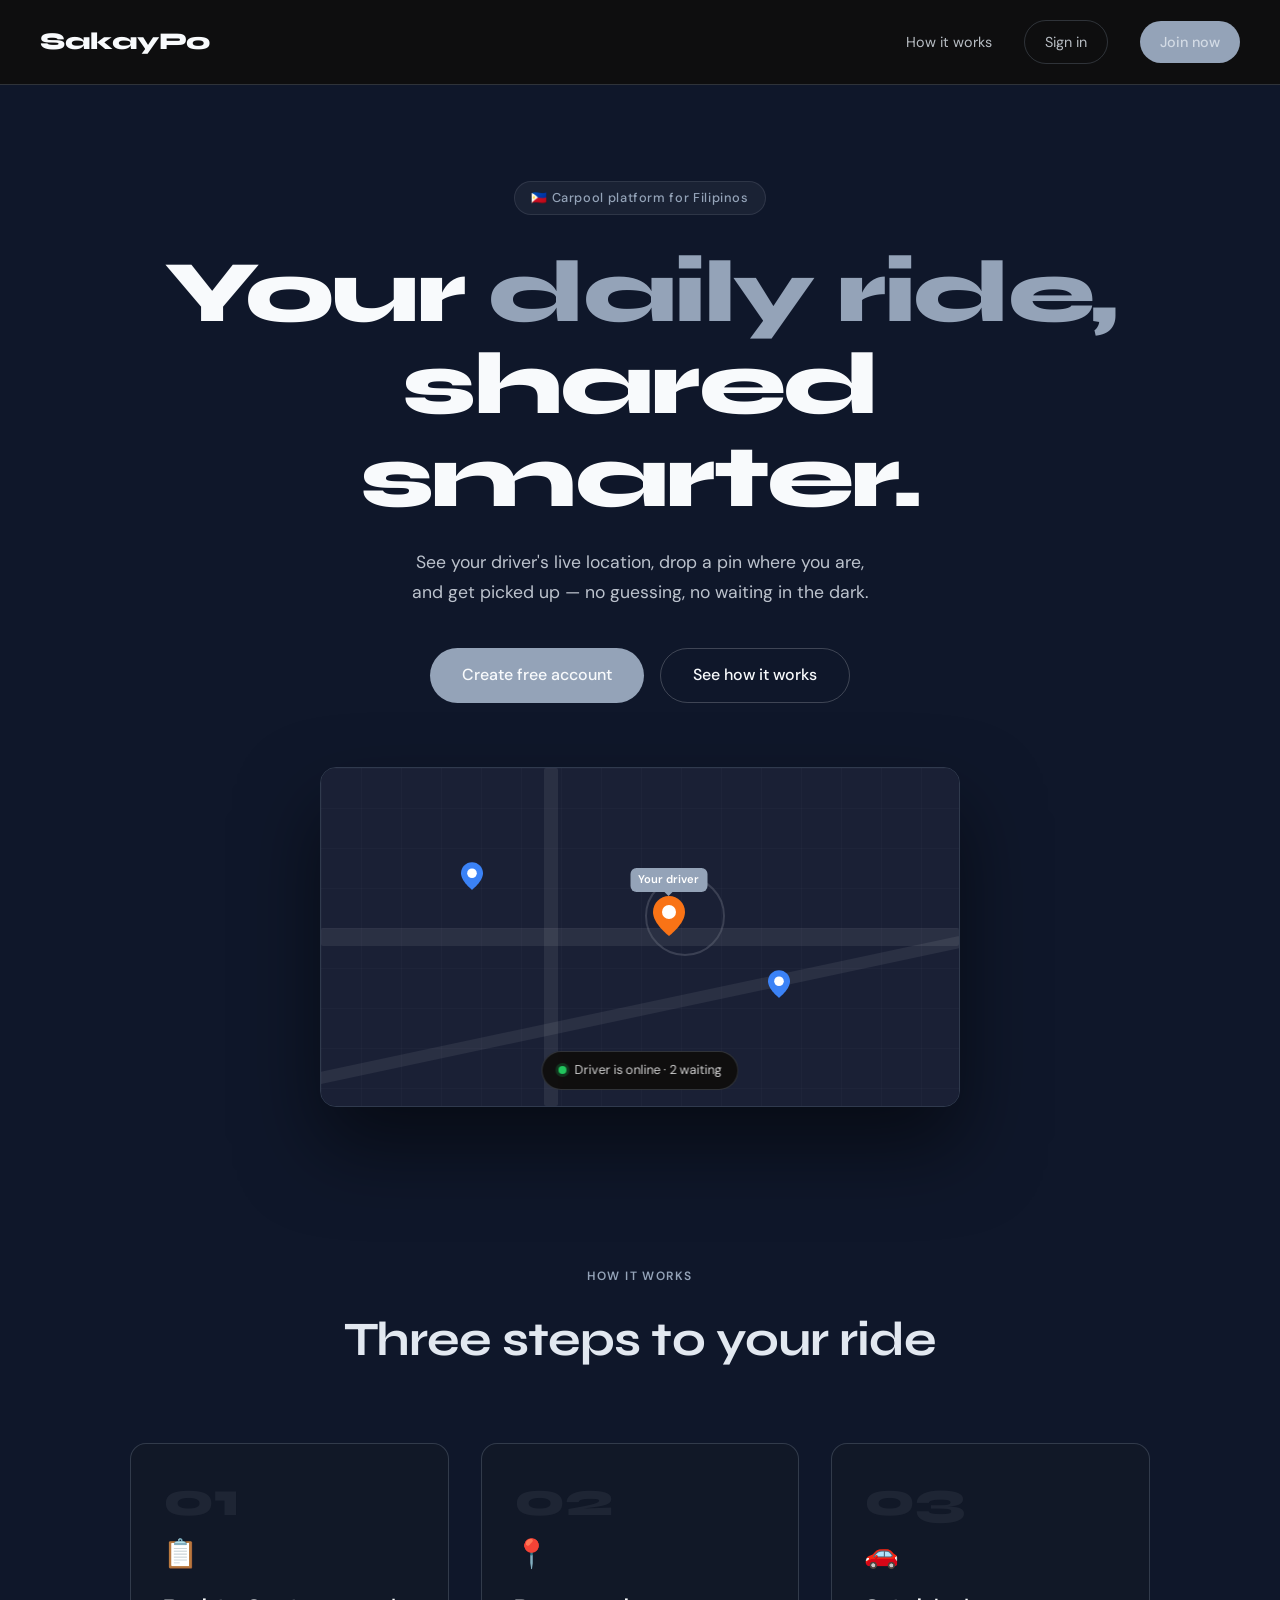
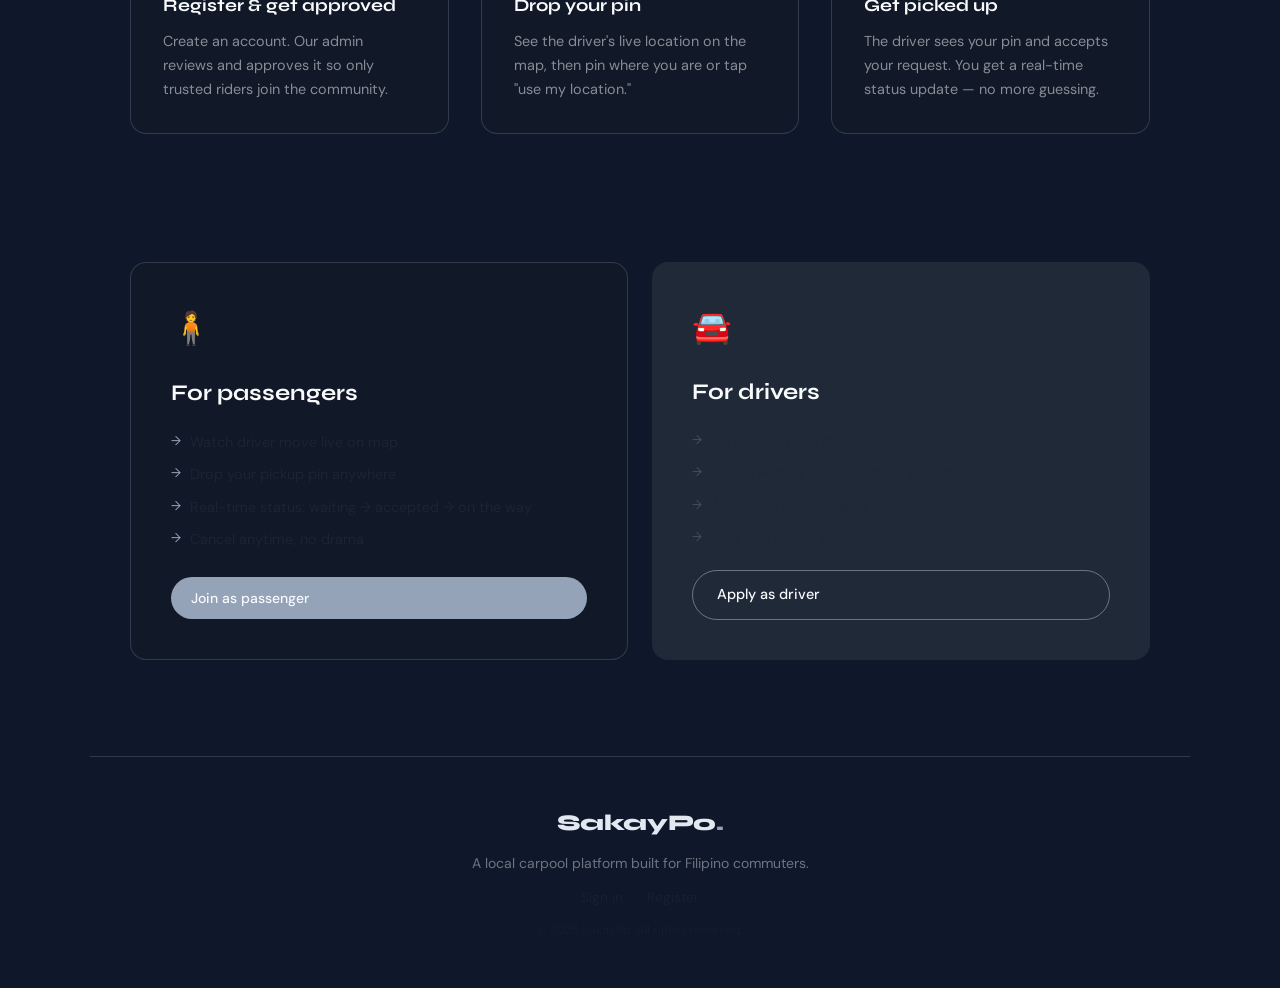
<file: index.html>
<!DOCTYPE html>
<html lang="en">
<head>
  <meta charset="UTF-8">
  <meta name="viewport" content="width=device-width, initial-scale=1.0">
  <title>SakayPo — Carpool Made Local</title>
  <link rel="icon" href="image/carlogo.png">
  <link rel="preconnect" href="https://fonts.googleapis.com">
  <link href="https://fonts.googleapis.com/css2?family=Syne:wght@400;600;700;800&family=DM+Sans:ital,wght@0,300;0,400;0,500;1,300&display=swap" rel="stylesheet">
  <link rel="stylesheet" href="css/style.css">
</head>
<body>

  <!-- NAV -->
  <nav class="nav">
    <a href="index.html" class="nav-logo">SakayPo</a>
    <div class="nav-links">
      <a href="#how">How it works</a>
      <a href="pages/login.html" class="btn-ghost">Sign in</a>
      <a href="pages/register.html" class="btn-primary">Join now</a>
    </div>
  </nav>

  <!-- HERO -->
  <section class="hero">
    <div class="hero-tag">🇵🇭 Carpool platform for Filipinos</div>
    <h1 class="hero-title">
      Your <em>daily ride,</em><br>shared smarter.
    </h1>
    <p class="hero-sub">
      See your driver's live location, drop a pin where you are,<br>
      and get picked up — no guessing, no waiting in the dark.
    </p>
    <div class="hero-cta">
      <a href="pages/register.html" class="btn-primary btn-lg">Create free account</a>
      <a href="#how" class="btn-outline btn-lg">See how it works</a>
    </div>
    <div class="hero-visual">
      <div class="map-mockup">
        <div class="map-bg"></div>
        <div class="map-road map-road-h"></div>
        <div class="map-road map-road-v"></div>
        <div class="map-road map-road-diag"></div>
        <div class="pulse-ring"></div>
        <div class="driver-pin">
          <svg width="32" height="40" viewBox="0 0 32 40"><path d="M16 0C7.163 0 0 7.163 0 16c0 12 16 24 16 24S32 28 32 16C32 7.163 24.837 0 16 0z" fill="#F97316"/><circle cx="16" cy="16" r="7" fill="white"/></svg>
          <div class="pin-label">Your driver</div>
        </div>
        <div class="passenger-pin passenger-pin-1">
          <svg width="22" height="28" viewBox="0 0 32 40"><path d="M16 0C7.163 0 0 7.163 0 16c0 12 16 24 16 24S32 28 32 16C32 7.163 24.837 0 16 0z" fill="#3B82F6"/><circle cx="16" cy="16" r="7" fill="white"/></svg>
        </div>
        <div class="passenger-pin passenger-pin-2">
          <svg width="22" height="28" viewBox="0 0 32 40"><path d="M16 0C7.163 0 0 7.163 0 16c0 12 16 24 16 24S32 28 32 16C32 7.163 24.837 0 16 0z" fill="#3B82F6"/><circle cx="16" cy="16" r="7" fill="white"/></svg>
        </div>
        <div class="status-card">
          <div class="status-dot online"></div>
          <span>Driver is online · 2 waiting</span>
        </div>
      </div>
    </div>
  </section>
  
  <!-- HOW IT WORKS This is what we do -->
  <section class="how" id="how">
    <div class="how-label">How it works</div>
    <h2 class="how-title">Three steps to your ride</h2>
    <div class="steps">
      <div class="step">
        <div class="step-num">01</div>
        <div class="step-icon">📋</div>
        <h3>Register & get approved</h3>
        <p>Create an account. Our admin reviews and approves it so only trusted riders join the community.</p>
      </div>
      <div class="step">
        <div class="step-num">02</div>
        <div class="step-icon">📍</div>
        <h3>Drop your pin</h3>
        <p>See the driver's live location on the map, then pin where you are or tap "use my location."</p>
      </div>
      <div class="step">
        <div class="step-num">03</div>
        <div class="step-icon">🚗</div>
        <h3>Get picked up</h3>
        <p>The driver sees your pin and accepts your request. You get a real-time status update — no more guessing.</p>
      </div>
    </div>
  </section>

  <!-- ROLES -->
  <section class="roles">
    <div class="role-card role-passenger">
      <div class="role-icon">🧍</div>
      <h3>For passengers</h3>
      <ul>
        <li>Watch driver move live on map</li>
        <li>Drop your pickup pin anywhere</li>
        <li>Real-time status: waiting → accepted → on the way</li>
        <li>Cancel anytime, no drama</li>
      </ul>
      <a href="pages/register.html" class="btn-primary">Join as passenger</a>
    </div>
    <div class="role-card role-driver">
      <div class="role-icon">🚘</div>
      <h3>For drivers</h3>
      <ul>
        <li>Go online in one tap</li>
        <li>See all waiting passengers on your map</li>
        <li>Accept or skip requests</li>
        <li>Your route, your schedule</li>
      </ul>
      <a href="pages/register.html" class="btn-outline-light">Apply as driver</a>
    </div>
  </section>

  <!-- FOOTER -->
  <footer class="footer">
    <div class="footer-logo">SakayPo<span class="dot">.</span></div>
    <p>A local carpool platform built for Filipino commuters.</p>
    <div class="footer-links">
      <a href="pages/login.html">Sign in</a>
      <a href="pages/register.html">Register</a>
    </div>
    <div class="footer-copy">© 2026 SakayPo. All rights reserved.</div>
  </footer>

</body>
</html>
</file>
<file: css/style.css>
/* ─── Reset & Base ─── */
*, *::before, *::after { box-sizing: border-box; margin: 0; padding: 0; }

:root {
  --primary: #94A3B8;
  --primary-dark: #64748B;
  --primary-light: #CBD5E1;
  --blue: #60A5FA;
  --blue-dark: #1D4ED8;
  --dark: #0F172A;
  --dark-2: #111827;
  --dark-3: #1F2937;
  --mid: #94A3B8;
  --light: #E2E8F0;
  --white: #F8FAFC;
  --border: rgba(148,163,184,0.25);
  --radius: 16px;
  --radius-sm: 10px;
  --font-display: 'Syne', sans-serif;
  --font-body: 'DM Sans', sans-serif;
}

html { scroll-behavior: smooth; }

body {
  font-family: var(--font-body);
  background: var(--dark);
  color: var(--light);
  line-height: 1.6;
  min-height: 100vh;
}

/* ─── Nav ─── */
.nav {
  display: flex;
  align-items: center;
  justify-content: space-between;
  padding: 1.25rem 2.5rem;
  position: sticky;
  top: 0;
  z-index: 100;
  background: rgba(15,13,11,0.85);
  backdrop-filter: blur(12px);
  border-bottom: 1px solid var(--border);
}

.nav-logo {
  display: inline-flex;
  align-items: center;
  gap: 0.6rem;
  font-family: var(--font-display);
  font-size: 1.5rem;
  font-weight: 800;
  color: var(--white);
  text-decoration: none;
  letter-spacing: -0.02em;
}

.nav-logo .logo-icon {
  width: 35px;
  height: 35px;
  object-fit: contain;
  border-radius: 8px;
}

.dot { color: var(--primary); }

.nav-links {
  display: flex;
  align-items: center;
  gap: 2rem;
}

.nav-links a {
  font-family: var(--font-body);
  font-size: 0.9rem;
  color: rgba(226,232,240,0.8);
  text-decoration: none;
  transition: color 0.2s;
}
.nav-links a:hover { color: var(--light); }

/* ─── Buttons ─── */
.btn-primary {
  display: inline-flex;
  align-items: center;
  gap: 6px;
  background: var(--primary);
  color: var(--white);
  font-family: var(--font-body);
  font-weight: 500;
  font-size: 0.875rem;
  padding: 0.6rem 1.25rem;
  border-radius: 50px;
  text-decoration: none;
  border: none;
  cursor: pointer;
  transition: background 0.2s, transform 0.15s;
}
.btn-primary:hover { background: var(--primary-dark); transform: translateY(-1px); }

.btn-ghost {
  display: inline-flex;
  align-items: center;
  background: transparent;
  color: rgba(226,232,240,0.85);
  font-family: var(--font-body);
  font-weight: 400;
  font-size: 0.875rem;
  padding: 0.6rem 1.25rem;
  border-radius: 50px;
  text-decoration: none;
  border: 1px solid var(--border);
  transition: all 0.2s;
}
.btn-ghost:hover { border-color: rgba(255,255,255,0.25); color: var(--white); }

.btn-outline {
  display: inline-flex;
  align-items: center;
  gap: 6px;
  background: transparent;
  color: var(--white);
  font-family: var(--font-body);
  font-weight: 500;
  font-size: 0.875rem;
  padding: 0.6rem 1.25rem;
  border-radius: 50px;
  text-decoration: none;
  border: 1px solid rgba(255,255,255,0.2);
  transition: all 0.2s;
}
.btn-outline:hover { border-color: var(--white); }

.btn-outline-light {
  display: inline-flex;
  align-items: center;
  gap: 6px;
  background: transparent;
  color: var(--white);
  font-family: var(--font-body);
  font-weight: 500;
  font-size: 0.9rem;
  padding: 0.75rem 1.5rem;
  border-radius: 50px;
  text-decoration: none;
  border: 1px solid rgba(255,255,255,0.35);
  transition: all 0.2s;
}
.btn-outline-light:hover { background: rgba(255,255,255,0.1); }

.btn-lg { font-size: 1rem; padding: 0.85rem 2rem; }

/* ─── Hero ─── */
.hero {
  max-width: 1100px;
  margin: 0 auto;
  padding: 6rem 2.5rem 4rem;
  text-align: center;
}

.hero-tag {
  display: inline-block;
  font-size: 0.8rem;
  font-weight: 500;
  letter-spacing: 0.05em;
  color: var(--primary);
  background: rgba(107,114,128,0.12);
  border: 1px solid rgba(107,114,128,0.25);
  border-radius: 50px;
  padding: 0.35rem 1rem;
  margin-bottom: 2rem;
}

.hero-title {
  font-family: var(--font-display);
  font-size: clamp(3rem, 7vw, 5.5rem);
  font-weight: 800;
  line-height: 1.05;
  letter-spacing: -0.03em;
  color: var(--white);
  margin-bottom: 1.5rem;
}
.hero-title em {
  font-style: normal;
  color: var(--primary);
  position: relative;
}

.hero-sub {
  font-size: 1.1rem;
  color: rgba(226,232,240,0.82);
  max-width: 520px;
  margin: 0 auto 2.5rem;
  line-height: 1.7;
}

.hero-cta {
  display: flex;
  gap: 1rem;
  justify-content: center;
  flex-wrap: wrap;
  margin-bottom: 4rem;
}

/* Map mockup */
.hero-visual { max-width: 640px; margin: 0 auto; }

.map-mockup {
  position: relative;
  width: 100%;
  height: 340px;
  border-radius: var(--radius);
  overflow: hidden;
  border: 1px solid var(--border);
  box-shadow: 0 40px 80px rgba(0,0,0,0.5);
}

.map-bg {
  position: absolute; inset: 0;
  background: #1a2035;
  background-image:
    linear-gradient(rgba(255,255,255,0.02) 1px, transparent 1px),
    linear-gradient(90deg, rgba(255,255,255,0.02) 1px, transparent 1px);
  background-size: 40px 40px;
}

.map-road {
  position: absolute;
  background: rgba(255,255,255,0.07);
  border-radius: 2px;
}
.map-road-h { left: 0; right: 0; top: 50%; height: 18px; transform: translateY(-50%); }
.map-road-v { top: 0; bottom: 0; left: 35%; width: 14px; }
.map-road-diag {
  width: 200%; height: 12px;
  top: 70%; left: -50%;
  transform: rotate(-12deg);
  transform-origin: center;
}

/* Pulse ring around driver */
.pulse-ring {
  position: absolute;
  top: 44%; left: 57%;
  transform: translate(-50%, -50%);
  width: 80px; height: 80px;
  border-radius: 50%;
  border: 2px solid rgba(107,114,128,0.4);
  animation: pulse 2s ease-out infinite;
}
@keyframes pulse {
  0% { transform: translate(-50%,-50%) scale(0.6); opacity: 1; }
  100% { transform: translate(-50%,-50%) scale(1.8); opacity: 0; }
}

.driver-pin {
  position: absolute;
  top: 38%; left: 52%;
  animation: float 3s ease-in-out infinite;
}
@keyframes float {
  0%, 100% { transform: translateY(0); }
  50% { transform: translateY(-6px); }
}

.pin-label {
  position: absolute;
  top: -28px; left: 50%;
  transform: translateX(-50%);
  background: var(--primary);
  color: white;
  font-size: 0.7rem;
  font-weight: 600;
  white-space: nowrap;
  padding: 3px 8px;
  border-radius: 6px;
  font-family: var(--font-body);
}
.pin-label::after {
  content: '';
  position: absolute;
  top: 100%; left: 50%;
  transform: translateX(-50%);
  border: 4px solid transparent;
  border-top-color: var(--primary);
}

.passenger-pin { position: absolute; animation: float 3s ease-in-out infinite; }
.passenger-pin-1 { top: 28%; left: 22%; animation-delay: 0.8s; }
.passenger-pin-2 { top: 60%; left: 70%; animation-delay: 1.5s; }

.status-card {
  position: absolute;
  bottom: 16px; left: 50%;
  transform: translateX(-50%);
  display: flex;
  align-items: center;
  gap: 8px;
  background: rgba(15,13,11,0.9);
  border: 1px solid var(--border);
  border-radius: 50px;
  padding: 8px 16px;
  font-size: 0.8rem;
  color: rgba(255,255,255,0.8);
  font-family: var(--font-body);
  white-space: nowrap;
  backdrop-filter: blur(8px);
}
.status-dot {
  width: 8px; height: 8px;
  border-radius: 50%;
}
.status-dot.online { background: #22C55E; box-shadow: 0 0 0 3px rgba(34,197,94,0.2); }

/* ─── How it works ─── */
.how {
  max-width: 1100px;
  margin: 0 auto;
  padding: 6rem 2.5rem;
  text-align: center;
}

.how-label {
  font-size: 0.75rem;
  font-weight: 600;
  letter-spacing: 0.12em;
  text-transform: uppercase;
  color: var(--primary);
  margin-bottom: 1rem;
}

.how-title {
  font-family: var(--font-display);
  font-size: clamp(2rem, 4vw, 3rem);
  font-weight: 700;
  letter-spacing: -0.02em;
  margin-bottom: 4rem;
}

.steps {
  display: grid;
  grid-template-columns: repeat(auto-fit, minmax(260px, 1fr));
  gap: 2rem;
}

.step {
  background: var(--dark-2);
  border: 1px solid var(--border);
  border-radius: var(--radius);
  padding: 2rem;
  text-align: left;
  transition: border-color 0.2s, transform 0.2s;
}
..step:hover { border-color: rgba(107,114,128,0.3); transform: translateY(-4px); }

.step-num {
  font-family: var(--font-display);
  font-size: 3rem;
  font-weight: 800;
  color: rgba(107,114,128,0.15);
  line-height: 1;
  margin-bottom: 0.5rem;
}

.step-icon { font-size: 1.75rem; margin-bottom: 1rem; }

.step h3 {
  font-family: var(--font-display);
  font-size: 1.1rem;
  font-weight: 700;
  margin-bottom: 0.6rem;
  color: var(--white);
}

.step p {
  font-size: 0.9rem;
  color: rgba(255,255,255,0.5);
  line-height: 1.65;
}

/* ─── Roles ─── */
.roles {
  max-width: 1100px;
  margin: 0 auto;
  padding: 2rem 2.5rem 6rem;
  display: grid;
  grid-template-columns: 1fr 1fr;
  gap: 1.5rem;
}

.role-card {
  border-radius: var(--radius);
  padding: 2.5rem;
  display: flex;
  flex-direction: column;
  gap: 1.25rem;
}

.role-passenger {
  background: var(--dark-2);
  border: 1px solid var(--border);
}

.role-driver {
  background: var(--dark-3);
}

.role-icon { font-size: 2rem; }

.role-card h3 {
  font-family: var(--font-display);
  font-size: 1.4rem;
  font-weight: 700;
}

.role-passenger h3 { color: var(--white); }
.role-driver h3 { color: var(--white); }

.role-card ul {
  list-style: none;
  display: flex;
  flex-direction: column;
  gap: 0.6rem;
  flex: 1;
}

.role-card li {
  font-size: 0.9rem;
  padding-left: 1.2rem;
  position: relative;
}
.role-card li::before {
  content: '→';
  position: absolute;
  left: 0;
  font-size: 0.8rem;
}
.role-passenger li { color: rgba(31,41,55,0.75); }
.role-passenger li::before { color: var(--primary); }
.role-driver li { color: rgba(31,41,55,0.85); }
.role-driver li::before { color: rgba(107,114,128,0.5); }

/* ─── Footer ─── */
.footer {
  border-top: 1px solid var(--border);
  max-width: 1100px;
  margin: 0 auto;
  padding: 3rem 2.5rem;
  display: flex;
  flex-direction: column;
  align-items: center;
  gap: 0.75rem;
  text-align: center;
}

.footer-logo {
  font-family: var(--font-display);
  font-size: 1.4rem;
  font-weight: 800;
  letter-spacing: -0.02em;
}

.footer p { font-size: 0.875rem; color: rgba(255,255,255,0.4); }

.footer-links {
  display: flex;
  gap: 1.5rem;
}
.footer-links a {
  font-size: 0.85rem;
  color: rgba(31,41,55,0.5);
  text-decoration: none;
  transition: color 0.2s;
}
.footer-links a:hover { color: var(--primary); }

.footer-copy { font-size: 0.78rem; color: rgba(31,41,55,0.35); }

/* ─── Auth Pages (shared) ─── */
.auth-page {
  min-height: 100vh;
  display: flex;
  align-items: flex-start;
  justify-content: center;
  padding: 0.5rem 0.75rem 1rem;
  background: var(--dark);
  position: relative;
}
.auth-card {
  margin-top: 0;
  padding-top: 1rem;
  box-shadow: 0 10px 30px rgba(0, 0, 0, 0.35);
}

.auth-page::before {
  content: '';
  position: fixed; inset: 0;
  background:
    radial-gradient(ellipse 60% 50% at 20% 30%, rgba(107,114,128,0.07) 0%, transparent 70%),
    radial-gradient(ellipse 50% 40% at 80% 70%, rgba(59,130,246,0.05) 0%, transparent 70%);
  pointer-events: none;
}

.auth-card {
  width: 100%;
  max-width: 440px;
  background: var(--dark-2);
  border: 1px solid var(--border);
  border-radius: 24px;
  padding: 2.5rem;
  position: relative;
  z-index: 1;
}

.auth-logo {
  display: inline-flex;
  align-items: center;
  gap: 0.55rem;
  font-family: var(--font-display);
  font-size: 1.5rem;
  font-weight: 800;
  color: var(--white);
  text-decoration: none;
  letter-spacing: -0.02em;
  margin-bottom: 2rem;
}

.auth-logo .logo-icon {
  width: 32px;
  height: 32px;
  object-fit: contain;
  border-radius: 6px;
  display: block;
}

.auth-title {
  font-family: var(--font-display);
  font-size: 1.75rem;
  font-weight: 700;
  letter-spacing: -0.02em;
  margin-bottom: 0.4rem;
}

.auth-sub {
  font-size: 0.875rem;
  color: rgba(255,255,255,0.45);
  margin-bottom: 2rem;
}

/* Form */
.form-group { margin-bottom: 1.1rem; }

.form-label {
  display: block;
  font-size: 0.8rem;
  font-weight: 500;
  color: rgba(255,255,255,0.6);
  margin-bottom: 0.4rem;
  letter-spacing: 0.02em;
}

.form-input {
  width: 100%;
  background: var(--dark-3);
  border: 1px solid rgba(255,255,255,0.1);
  border-radius: var(--radius-sm);
  padding: 0.75rem 1rem;
  font-family: var(--font-body);
  font-size: 0.95rem;
  color: var(--white);
  outline: none;
  transition: border-color 0.2s, box-shadow 0.2s;
}
.form-input::placeholder { color: rgba(31,41,55,0.25); }
.form-input:focus {
  border-color: var(--primary);
  box-shadow: 0 0 0 3px rgba(107,114,128,0.12);
}

.form-select {
  width: 100%;
  background: var(--dark-3);
  border: 1px solid rgba(15,23,42,0.25);
  border-radius: var(--radius-sm);
  padding: 0.75rem 1rem;
  font-family: var(--font-body);
  font-size: 0.95rem;
  color: var(--light);
  outline: none;
  transition: border-color 0.2s;
  appearance: none;
  cursor: pointer;
}
.form-select:focus { border-color: var(--primary); }
.form-select option { background: var(--dark-2); }

.form-row { display: grid; grid-template-columns: 1fr 1fr; gap: 0.75rem; }

.btn-submit {
  width: 100%;
  background: var(--primary);
  color: var(--light);
  font-family: var(--font-body);
  font-size: 1rem;
  font-weight: 500;
  padding: 0.85rem;
  border-radius: 50px;
  border: none;
  cursor: pointer;
  margin-top: 0.5rem;
  transition: background 0.2s, transform 0.15s;
}
.btn-submit:hover { background: var(--primary-dark); transform: translateY(-1px); }
.btn-submit:disabled { opacity: 0.5; cursor: not-allowed; transform: none; }

.auth-footer {
  margin-top: 1.5rem;
  text-align: center;
  font-size: 0.875rem;
  color: rgba(226,232,240,0.75);
}
.auth-footer a { color: var(--primary); text-decoration: none; }
.auth-footer a:hover { text-decoration: underline; }

/* Alert messages */
.alert {
  display: none;
  padding: 0.75rem 1rem;
  border-radius: var(--radius-sm);
  font-size: 0.875rem;
  margin-bottom: 1rem;
}
.alert.show { display: block; }
.alert-error { background: rgba(239,68,68,0.12); border: 1px solid rgba(239,68,68,0.25); color: #FCA5A5; }
.alert-success { background: rgba(34,197,94,0.1); border: 1px solid rgba(34,197,94,0.2); color: #86EFAC; }
.alert-warning { background: rgba(107,114,128,0.1); border: 1px solid rgba(107,114,128,0.2); color: #64748B; }

/* Pending screen */
.pending-icon {
  font-size: 3rem;
  margin-bottom: 1rem;
  display: block;
  text-align: center;
}
.pending-title {
  font-family: var(--font-display);
  font-size: 1.5rem;
  font-weight: 700;
  text-align: center;
  margin-bottom: 0.75rem;
}
.pending-text {
  font-size: 0.9rem;
  color: rgba(255,255,255,0.5);
  text-align: center;
  line-height: 1.7;
  margin-bottom: 2rem;
}
.pending-steps {
  display: flex;
  flex-direction: column;
  gap: 0.75rem;
  margin-bottom: 2rem;
}
.pending-step {
  display: flex;
  align-items: center;
  gap: 0.75rem;
  padding: 0.75rem 1rem;
  background: var(--dark-3);
  border-radius: var(--radius-sm);
  font-size: 0.875rem;
  color: rgba(255,255,255,0.6);
}
.pending-step .step-icon-sm {
  width: 32px; height: 32px;
  border-radius: 50%;
  display: flex; align-items: center; justify-content: center;
  font-size: 0.9rem;
  flex-shrink: 0;
}
.step-done { background: rgba(34,197,94,0.15); }
.step-current { background: rgba(107,114,128,0.15); }
.step-next { background: rgba(255,255,255,0.05); }

/* Admin dashboard base */
.admin-layout {
  display: flex;
  min-height: 100vh;
  background: var(--dark);
}
.admin-sidebar {
  width: 240px;
  background: var(--dark-2);
  border-right: 1px solid var(--border);
  padding: 1.5rem;
  display: flex;
  flex-direction: column;
  gap: 0.5rem;
  flex-shrink: 0;
}
.admin-logo {
  font-family: var(--font-display);
  font-size: 1.3rem;
  font-weight: 800;
  letter-spacing: -0.02em;
  margin-bottom: 1.5rem;
  display: block;
  text-decoration: none;
  color: var(--white);
}
.sidebar-link {
  display: flex;
  align-items: center;
  gap: 0.75rem;
  padding: 0.65rem 0.85rem;
  border-radius: var(--radius-sm);
  font-size: 0.875rem;
  color: rgba(255,255,255,0.5);
  text-decoration: none;
  transition: all 0.15s;
}
.sidebar-link:hover, .sidebar-link.active { background: var(--dark-3); color: var(--white); }
.sidebar-link.active { color: var(--primary); }

.admin-main {
  flex: 1;
  padding: 2rem 2.5rem;
  overflow: auto;
}
.admin-header {
  display: flex;
  align-items: center;
  justify-content: space-between;
  margin-bottom: 2rem;
}
.admin-header h1 {
  font-family: var(--font-display);
  font-size: 1.75rem;
  font-weight: 700;
  letter-spacing: -0.02em;
}
.badge {
  display: inline-block;
  font-size: 0.7rem;
  font-weight: 600;
  padding: 3px 8px;
  border-radius: 50px;
}
.badge-pending { background: rgba(107,114,128,0.15); color: var(--primary); }
.badge-approved { background: rgba(34,197,94,0.12); color: #4ADE80; }
.badge-rejected { background: rgba(239,68,68,0.12); color: #F87171; }

.table-wrap {
  background: var(--dark-2);
  border: 1px solid var(--border);
  border-radius: var(--radius);
  overflow: hidden;
}
table { width: 100%; border-collapse: collapse; }
th {
  text-align: left;
  font-size: 0.75rem;
  font-weight: 600;
  letter-spacing: 0.07em;
  text-transform: uppercase;
  color: rgba(255,255,255,0.35);
  padding: 0.85rem 1.25rem;
  border-bottom: 1px solid var(--border);
}
td {
  padding: 1rem 1.25rem;
  font-size: 0.875rem;
  color: rgba(255,255,255,0.75);
  border-bottom: 1px solid rgba(255,255,255,0.04);
}
tr:last-child td { border-bottom: none; }
tr:hover td { background: rgba(255,255,255,0.02); }

.action-btn {
  font-size: 0.78rem;
  font-weight: 500;
  padding: 4px 12px;
  border-radius: 50px;
  border: none;
  cursor: pointer;
  font-family: var(--font-body);
  transition: all 0.15s;
}
.action-approve { background: rgba(34,197,94,0.15); color: #4ADE80; }
.action-approve:hover { background: rgba(34,197,94,0.25); }
.action-reject { background: rgba(239,68,68,0.12); color: #F87171; margin-left: 6px; }
.action-reject:hover { background: rgba(239,68,68,0.22); }

/* Divider */
.divider {
  display: flex;
  align-items: center;
  gap: 0.75rem;
  margin: 1.25rem 0;
  color: rgba(255,255,255,0.2);
  font-size: 0.8rem;
}
.divider::before, .divider::after {
  content: '';
  flex: 1;
  height: 1px;
  background: rgba(255,255,255,0.08);
}

/* Spinner */
.spinner {
  display: inline-block;
  width: 16px; height: 16px;
  border: 2px solid rgba(255,255,255,0.2);
  border-top-color: white;
  border-radius: 50%;
  animation: spin 0.7s linear infinite;
  margin-right: 6px;
  vertical-align: middle;
}
@keyframes spin { to { transform: rotate(360deg); } }

/* Map page */
.map-page {
  display: flex;
  flex-direction: column;
  height: 100vh;
  background: var(--dark);
}
.map-topbar {
  display: flex;
  align-items: center;
  justify-content: space-between;
  padding: 1rem 1.5rem;
  background: var(--dark-2);
  border-bottom: 1px solid var(--border);
  z-index: 10;
  flex-shrink: 0;
}
.map-container { flex: 1; position: relative; }
#map { width: 100%; height: 100%; }

.map-panel {
  position: absolute;
  top: 1rem; right: 1rem;
  width: 280px;
  background: rgba(28,25,22,0.95);
  border: 1px solid var(--border);
  border-radius: var(--radius);
  padding: 1.25rem;
  z-index: 500;
  backdrop-filter: blur(12px);
}
.map-panel h3 {
  font-family: var(--font-display);
  font-size: 1rem;
  font-weight: 700;
  margin-bottom: 1rem;
}

/* Responsive */
@media (max-width: 768px) {
  .nav { padding: 1rem 1.25rem; }
  .nav-links a:not(.btn-primary):not(.btn-ghost) { display: none; }
  .hero { padding: 4rem 1.25rem 3rem; }
  .how { padding: 4rem 1.25rem; }
  .roles { grid-template-columns: 1fr; padding: 1rem 1.25rem 4rem; }
  .form-row { grid-template-columns: 1fr; }
  .auth-card { padding: 1.75rem; }
  .admin-sidebar { display: none; }
  .admin-main { padding: 1.25rem; }
}
</file>
